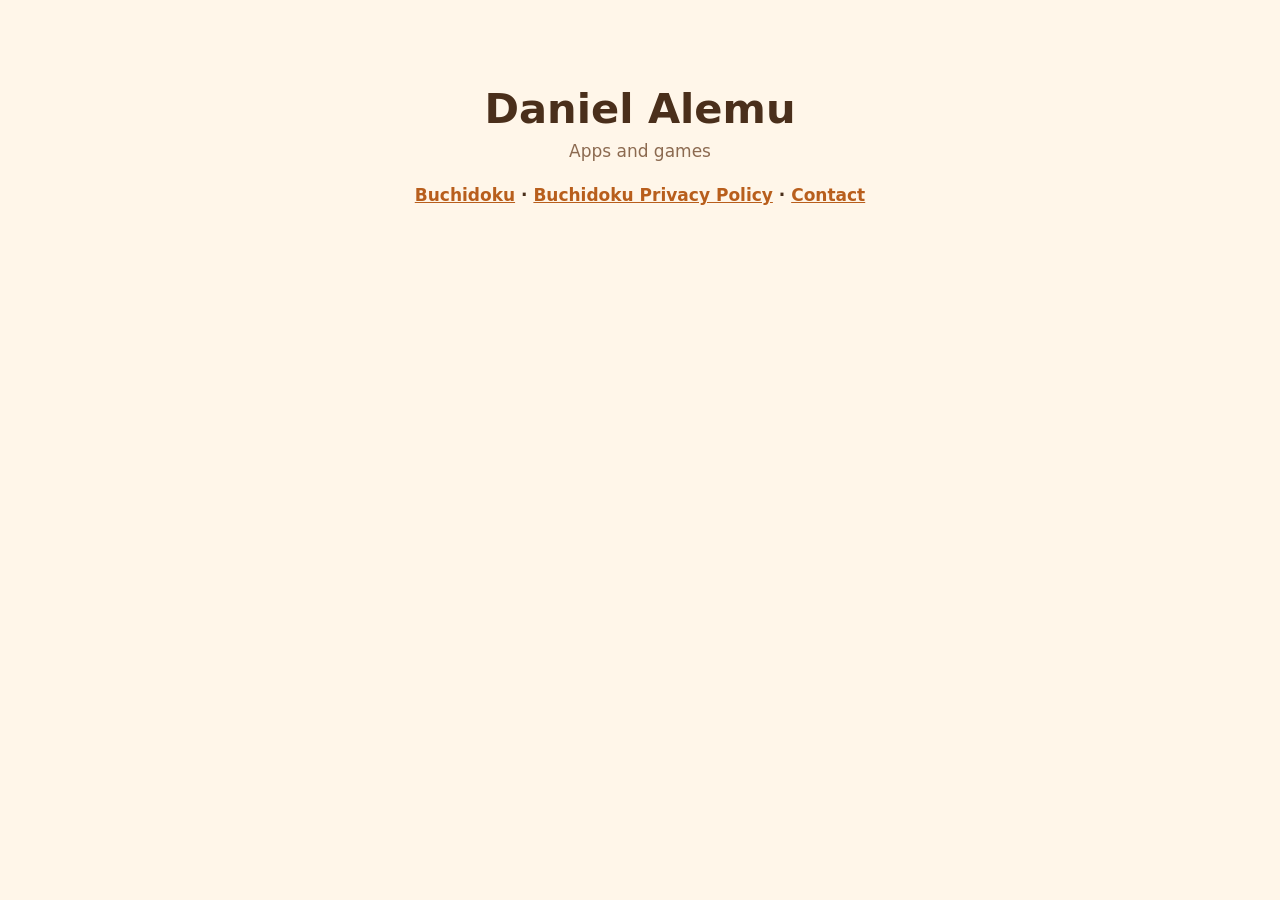
<file: index.html>
<!doctype html>
<html lang="en">
<head>
  <meta charset="utf-8">
  <meta name="viewport" content="width=device-width, initial-scale=1">
  <title>Daniel Alemu Apps</title>
  <link rel="stylesheet" href="buchidoku/style.css">
</head>
<body>
  <main class="home">
    <h1>Daniel Alemu</h1>
    <p class="sub">Apps and games</p>
    <p class="links">
      <a href="buchidoku/">Buchidoku</a> ·
      <a href="buchidoku/privacy.html">Buchidoku Privacy Policy</a> ·
      <a href="mailto:hello@dwrlabs.com">Contact</a>
    </p>
  </main>
</body>
</html>
</file>
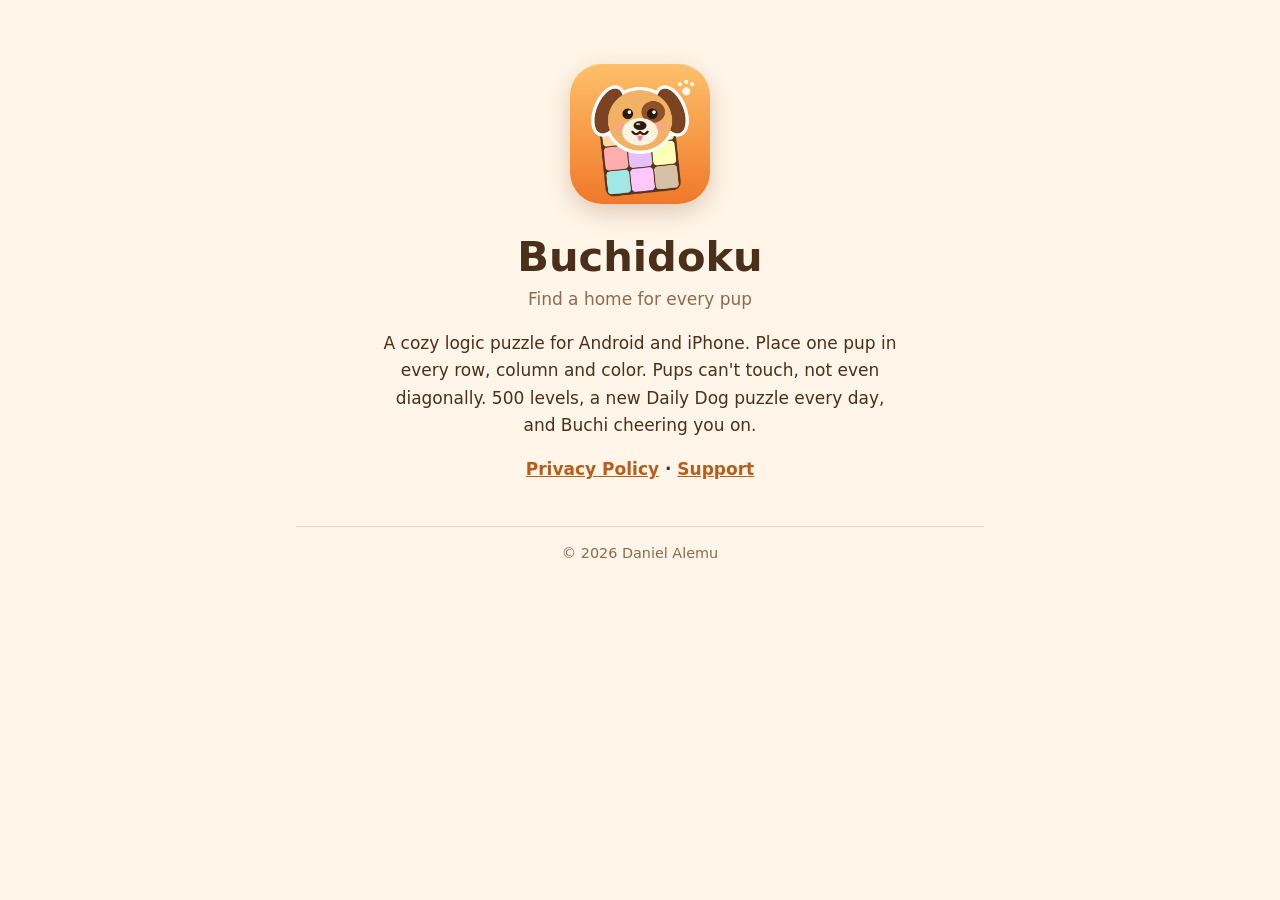
<file: buchidoku/index.html>
<!doctype html>
<html lang="en">
<head>
  <meta charset="utf-8">
  <meta name="viewport" content="width=device-width, initial-scale=1">
  <title>Buchidoku</title>
  <meta name="description" content="Buchidoku: a cozy logic puzzle. Find a home for every pup.">
  <link rel="icon" href="icon.png">
  <link rel="stylesheet" href="style.css">
</head>
<body>
  <main class="home">
    <img src="icon.png" alt="Buchidoku app icon: Buchi the spotted pup on a puzzle board" width="140" height="140" class="hero">
    <h1>Buchidoku</h1>
    <p class="sub">Find a home for every pup</p>
    <p>
      A cozy logic puzzle for Android and iPhone. Place one pup in every row,
      column and color. Pups can't touch, not even diagonally. 500 levels,
      a new Daily Dog puzzle every day, and Buchi cheering you on.
    </p>
    <p class="links">
      <a href="privacy.html">Privacy Policy</a> ·
      <a href="mailto:hello@dwrlabs.com">Support</a>
    </p>
    <footer>© 2026 Daniel Alemu</footer>
  </main>
</body>
</html>
</file>
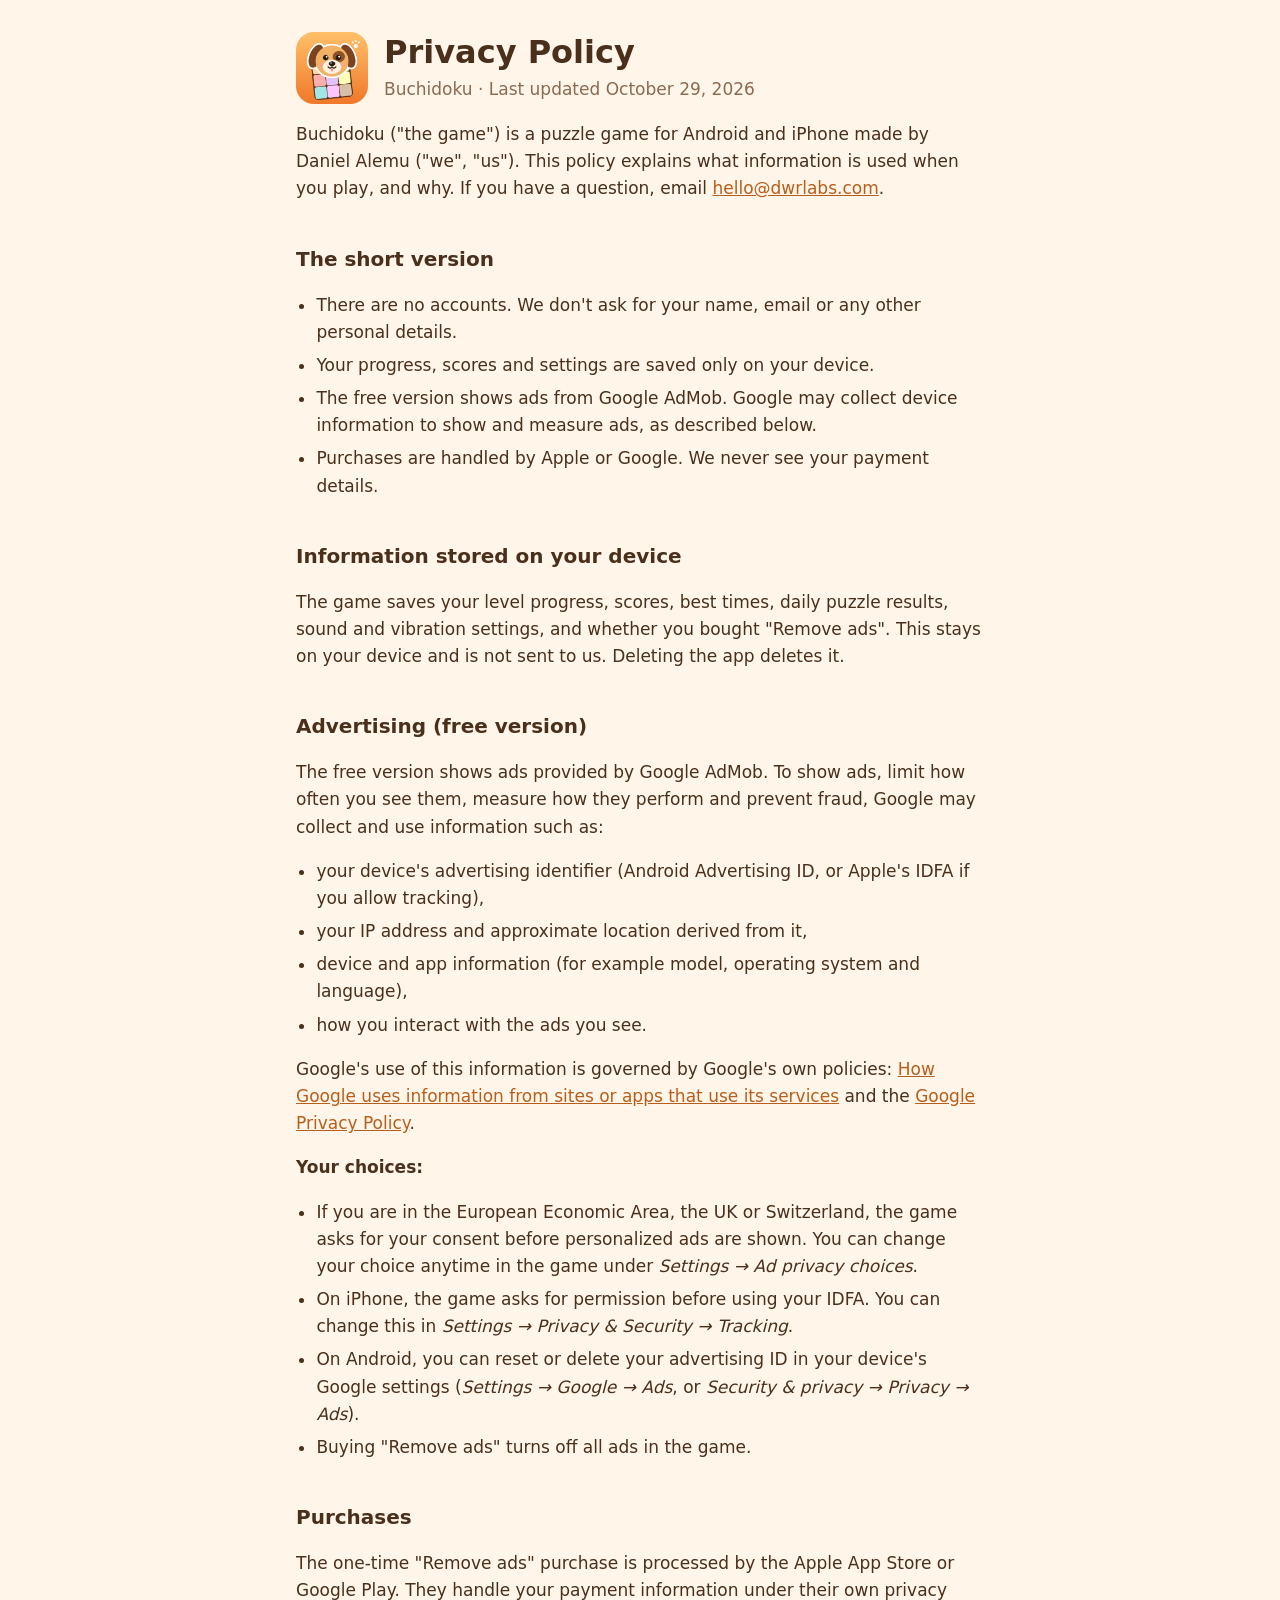
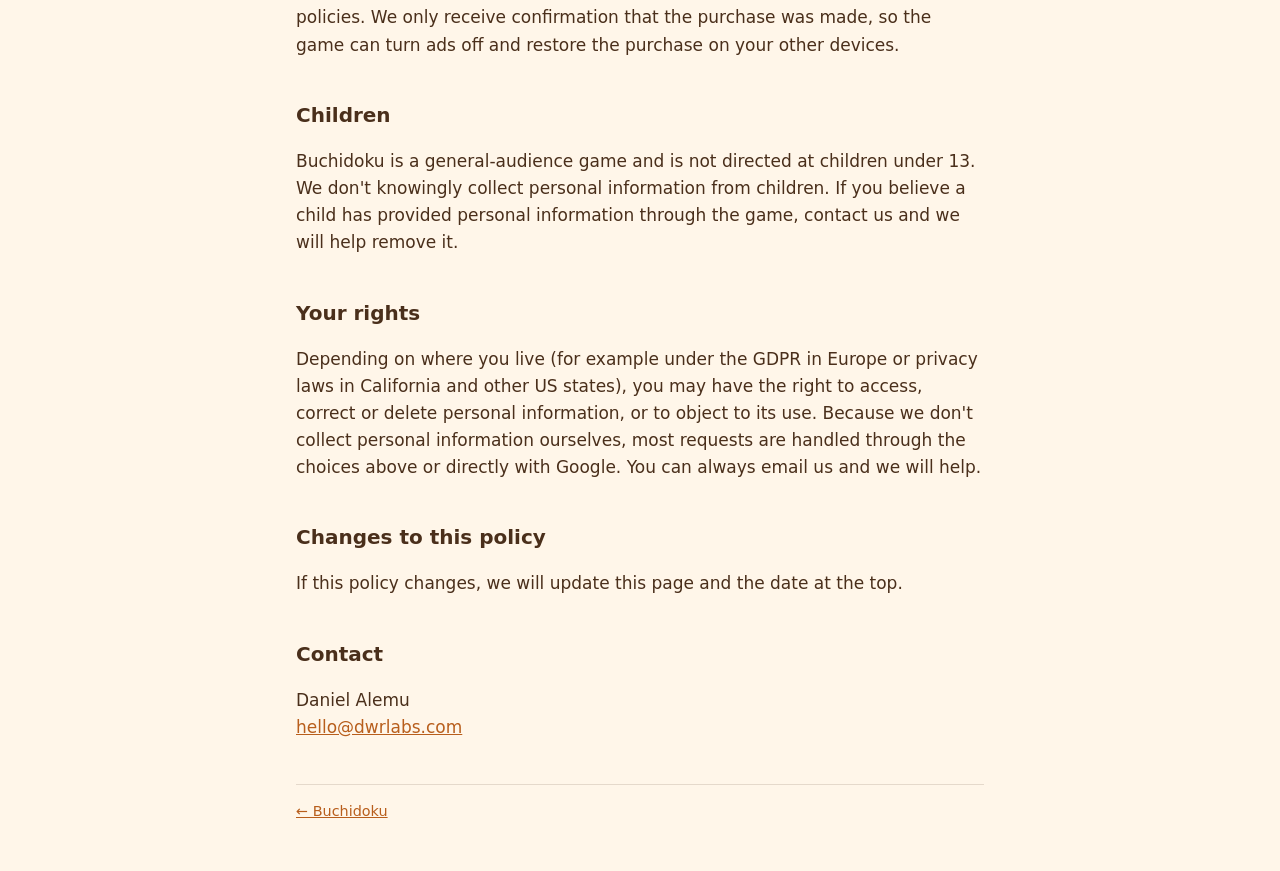
<file: buchidoku/privacy.html>
<!doctype html>
<html lang="en">
<head>
  <meta charset="utf-8">
  <meta name="viewport" content="width=device-width, initial-scale=1">
  <title>Buchidoku Privacy Policy</title>
  <meta name="description" content="How the Buchidoku puzzle game handles your information.">
  <link rel="icon" href="icon.png">
  <link rel="stylesheet" href="style.css">
</head>
<body>
  <main>
    <header>
      <img src="icon.png" alt="" width="72" height="72">
      <div>
        <h1>Privacy Policy</h1>
        <p class="sub">Buchidoku · Last updated October 29, 2026</p>
      </div>
    </header>

    <p>
      Buchidoku ("the game") is a puzzle game for Android and iPhone made by
      Daniel Alemu ("we", "us"). This policy explains what information is used
      when you play, and why. If you have a question, email
      <a href="mailto:hello@dwrlabs.com">hello@dwrlabs.com</a>.
    </p>

    <h2>The short version</h2>
    <ul>
      <li>There are no accounts. We don't ask for your name, email or any other personal details.</li>
      <li>Your progress, scores and settings are saved only on your device.</li>
      <li>The free version shows ads from Google AdMob. Google may collect device information to show and measure ads, as described below.</li>
      <li>Purchases are handled by Apple or Google. We never see your payment details.</li>
    </ul>

    <h2>Information stored on your device</h2>
    <p>
      The game saves your level progress, scores, best times, daily puzzle
      results, sound and vibration settings, and whether you bought "Remove
      ads". This stays on your device and is not sent to us. Deleting the app
      deletes it.
    </p>

    <h2>Advertising (free version)</h2>
    <p>
      The free version shows ads provided by Google AdMob. To show ads, limit
      how often you see them, measure how they perform and prevent fraud,
      Google may collect and use information such as:
    </p>
    <ul>
      <li>your device's advertising identifier (Android Advertising ID, or Apple's IDFA if you allow tracking),</li>
      <li>your IP address and approximate location derived from it,</li>
      <li>device and app information (for example model, operating system and language),</li>
      <li>how you interact with the ads you see.</li>
    </ul>
    <p>
      Google's use of this information is governed by Google's own policies:
      <a href="https://policies.google.com/technologies/partner-sites">How Google uses information from sites or apps that use its services</a>
      and the <a href="https://policies.google.com/privacy">Google Privacy Policy</a>.
    </p>
    <p><strong>Your choices:</strong></p>
    <ul>
      <li>If you are in the European Economic Area, the UK or Switzerland, the game asks for your consent before personalized ads are shown. You can change your choice anytime in the game under <em>Settings → Ad privacy choices</em>.</li>
      <li>On iPhone, the game asks for permission before using your IDFA. You can change this in <em>Settings → Privacy &amp; Security → Tracking</em>.</li>
      <li>On Android, you can reset or delete your advertising ID in your device's Google settings (<em>Settings → Google → Ads</em>, or <em>Security &amp; privacy → Privacy → Ads</em>).</li>
      <li>Buying "Remove ads" turns off all ads in the game.</li>
    </ul>

    <h2>Purchases</h2>
    <p>
      The one-time "Remove ads" purchase is processed by the Apple App Store or
      Google Play. They handle your payment information under their own privacy
      policies. We only receive confirmation that the purchase was made, so the
      game can turn ads off and restore the purchase on your other devices.
    </p>

    <h2>Children</h2>
    <p>
      Buchidoku is a general-audience game and is not directed at children
      under 13. We don't knowingly collect personal information from children.
      If you believe a child has provided personal information through the game,
      contact us and we will help remove it.
    </p>

    <h2>Your rights</h2>
    <p>
      Depending on where you live (for example under the GDPR in Europe or
      privacy laws in California and other US states), you may have the right
      to access, correct or delete personal information, or to object to its
      use. Because we don't collect personal information ourselves, most
      requests are handled through the choices above or directly with Google.
      You can always email us and we will help.
    </p>

    <h2>Changes to this policy</h2>
    <p>
      If this policy changes, we will update this page and the date at the top.
    </p>

    <h2>Contact</h2>
    <p>
      Daniel Alemu<br>
      <a href="mailto:hello@dwrlabs.com">hello@dwrlabs.com</a>
    </p>

    <footer><a href="./">← Buchidoku</a></footer>
  </main>
</body>
</html>
</file>
<file: buchidoku/style.css>
:root {
  --bg: #fff6e9;
  --card: #ffffff;
  --text: #4a2f1b;
  --muted: #8c6a50;
  --link: #b85e1c;
  --line: rgba(74, 47, 27, 0.14);
}
@media (prefers-color-scheme: dark) {
  :root {
    --bg: #1e1410;
    --card: #2a1d16;
    --text: #f6e7d6;
    --muted: #c9ab8f;
    --link: #ffb45c;
    --line: rgba(246, 231, 214, 0.14);
  }
}
* { box-sizing: border-box; }
body {
  margin: 0;
  background: var(--bg);
  color: var(--text);
  font: 17px/1.6 system-ui, -apple-system, "Segoe UI", Roboto, sans-serif;
}
main {
  max-width: 720px;
  margin: 0 auto;
  padding: 32px 16px 48px;
}
header { display: flex; align-items: center; gap: 16px; margin-bottom: 8px; }
header img { border-radius: 18px; }
h1 { margin: 0; font-size: 2rem; line-height: 1.2; }
h2 { margin-top: 2em; font-size: 1.25rem; }
.sub { margin: 4px 0 0; color: var(--muted); }
a { color: var(--link); }
ul { padding-left: 1.2em; }
li { margin: 0.35em 0; }
footer { margin-top: 3em; padding-top: 1em; border-top: 1px solid var(--line); color: var(--muted); font-size: 0.9rem; }
.home { text-align: center; padding-top: 64px; }
.home .hero { border-radius: 32px; box-shadow: 0 8px 24px rgba(122, 67, 33, 0.25); }
.home h1 { margin-top: 20px; font-size: 2.6rem; }
.home p { max-width: 520px; margin-left: auto; margin-right: auto; }
.links { font-weight: 600; }
</file>
